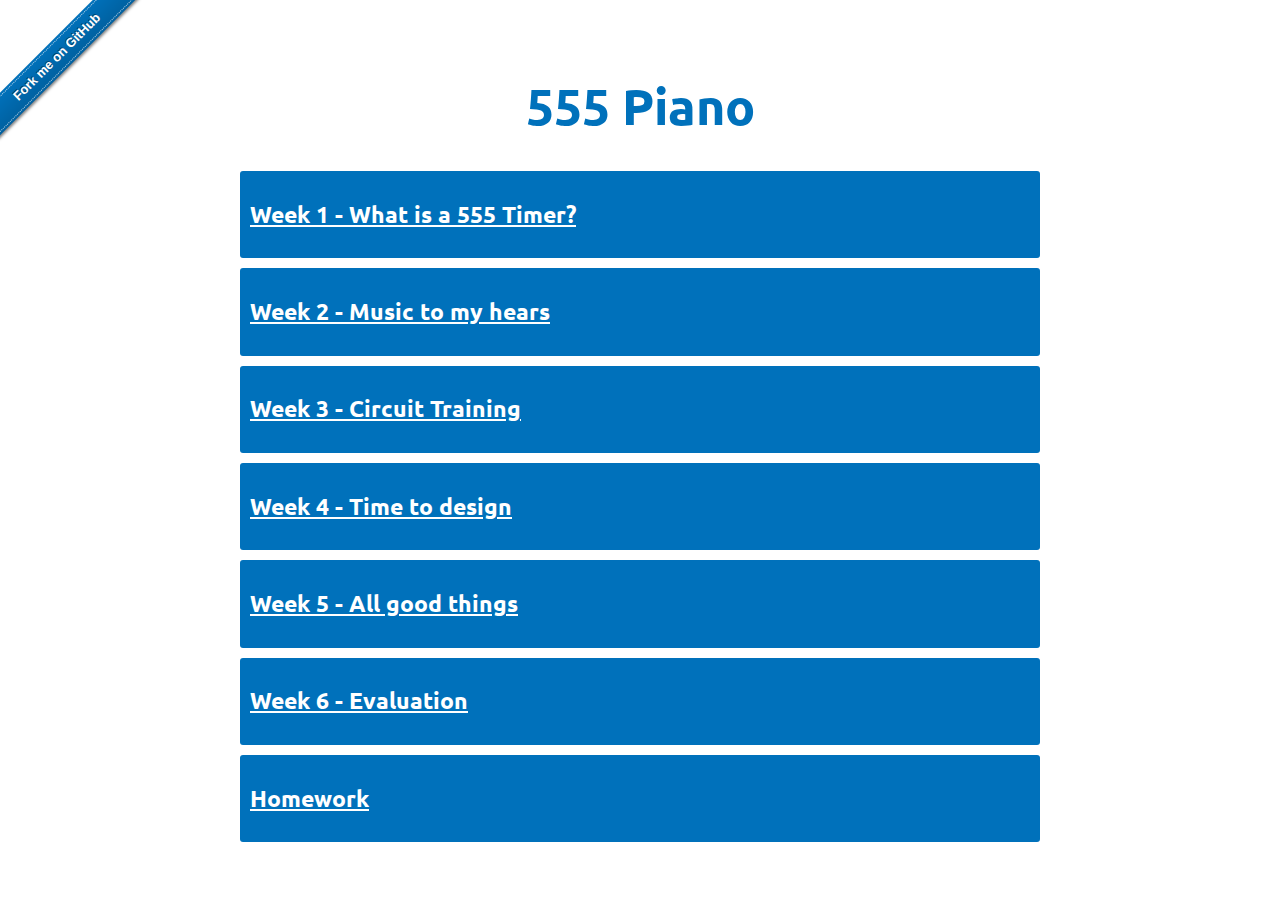
<file: index.html>
<?xml version="1.0" encoding="utf-8"?>
<!DOCTYPE html PUBLIC "-//W3C//DTD XHTML 1.0 Strict//EN"
"http://www.w3.org/TR/xhtml1/DTD/xhtml1-strict.dtd">
<html xmlns="http://www.w3.org/1999/xhtml" lang="en" xml:lang="en">
<head>
<title>555 Piano</title>
<meta  http-equiv="Content-Type" content="text/html;charset=utf-8" />
<meta  name="generator" content="Org-mode" />
<style type="text/css">
 <!--/*--><![CDATA[/*><!--*/
  .title  { text-align: center; }
  .todo   { font-family: monospace; color: red; }
  .done   { color: green; }
  .tag    { background-color: #eee; font-family: monospace;
            padding: 2px; font-size: 80%; font-weight: normal; }
  .timestamp { color: #bebebe; }
  .timestamp-kwd { color: #5f9ea0; }
  .right  { margin-left: auto; margin-right: 0px;  text-align: right; }
  .left   { margin-left: 0px;  margin-right: auto; text-align: left; }
  .center { margin-left: auto; margin-right: auto; text-align: center; }
  .underline { text-decoration: underline; }
  #postamble p, #preamble p { font-size: 90%; margin: .2em; }
  p.verse { margin-left: 3%; }
  pre {
    border: 1px solid #ccc;
    box-shadow: 3px 3px 3px #eee;
    padding: 8pt;
    font-family: monospace;
    overflow: auto;
    margin: 1.2em;
  }
  pre.src {
    position: relative;
    overflow: visible;
    padding-top: 1.2em;
  }
  pre.src:before {
    display: none;
    position: absolute;
    background-color: white;
    top: -10px;
    right: 10px;
    padding: 3px;
    border: 1px solid black;
  }
  pre.src:hover:before { display: inline;}
  pre.src-sh:before    { content: 'sh'; }
  pre.src-bash:before  { content: 'sh'; }
  pre.src-emacs-lisp:before { content: 'Emacs Lisp'; }
  pre.src-R:before     { content: 'R'; }
  pre.src-perl:before  { content: 'Perl'; }
  pre.src-java:before  { content: 'Java'; }
  pre.src-sql:before   { content: 'SQL'; }

  table { border-collapse:collapse; }
  caption.t-above { caption-side: top; }
  caption.t-bottom { caption-side: bottom; }
  td, th { vertical-align:top;  }
  th.right  { text-align: center;  }
  th.left   { text-align: center;   }
  th.center { text-align: center; }
  td.right  { text-align: right;  }
  td.left   { text-align: left;   }
  td.center { text-align: center; }
  dt { font-weight: bold; }
  .footpara:nth-child(2) { display: inline; }
  .footpara { display: block; }
  .footdef  { margin-bottom: 1em; }
  .figure { padding: 1em; }
  .figure p { text-align: center; }
  .inlinetask {
    padding: 10px;
    border: 2px solid gray;
    margin: 10px;
    background: #ffffcc;
  }
  #org-div-home-and-up
   { text-align: right; font-size: 70%; white-space: nowrap; }
  textarea { overflow-x: auto; }
  .linenr { font-size: smaller }
  .code-highlighted { background-color: #ffff00; }
  .org-info-js_info-navigation { border-style: none; }
  #org-info-js_console-label
    { font-size: 10px; font-weight: bold; white-space: nowrap; }
  .org-info-js_search-highlight
    { background-color: #ffff00; color: #000000; font-weight: bold; }
  /*]]>*/-->
</style>
<link rel="stylesheet" type="text/css" href="pages/css/styles.css"/>
<link href='http://fonts.googleapis.com/css?family=Ubuntu+Mono|Ubuntu' rel='stylesheet' type='text/css'>
<script type="text/javascript">
/*
@licstart  The following is the entire license notice for the
JavaScript code in this tag.

Copyright (C) 2012-2013 Free Software Foundation, Inc.

The JavaScript code in this tag is free software: you can
redistribute it and/or modify it under the terms of the GNU
General Public License (GNU GPL) as published by the Free Software
Foundation, either version 3 of the License, or (at your option)
any later version.  The code is distributed WITHOUT ANY WARRANTY;
without even the implied warranty of MERCHANTABILITY or FITNESS
FOR A PARTICULAR PURPOSE.  See the GNU GPL for more details.

As additional permission under GNU GPL version 3 section 7, you
may distribute non-source (e.g., minimized or compacted) forms of
that code without the copy of the GNU GPL normally required by
section 4, provided you include this license notice and a URL
through which recipients can access the Corresponding Source.


@licend  The above is the entire license notice
for the JavaScript code in this tag.
*/
<!--/*--><![CDATA[/*><!--*/
 function CodeHighlightOn(elem, id)
 {
   var target = document.getElementById(id);
   if(null != target) {
     elem.cacheClassElem = elem.className;
     elem.cacheClassTarget = target.className;
     target.className = "code-highlighted";
     elem.className   = "code-highlighted";
   }
 }
 function CodeHighlightOff(elem, id)
 {
   var target = document.getElementById(id);
   if(elem.cacheClassElem)
     elem.className = elem.cacheClassElem;
   if(elem.cacheClassTarget)
     target.className = elem.cacheClassTarget;
 }
/*]]>*///-->
</script>
</head>
<body>
<div id="content">
<h1 class="title">555 Piano</h1>
<div class="github-fork-ribbon-wrapper left">
    <div class="github-fork-ribbon">
        <a href="https://github.com/stsb11/8-SC-555">Fork me on GitHub</a>
    </div>
</div>
<div id="outline-container-sec-1" class="outline-2 link-heading">
<h2 id="sec-1"><a href="pages/1_Lesson.html">Week 1 - What is a 555 Timer?</a></h2>
<div class="outline-text-2" id="text-1">
</div>
</div>
<div id="outline-container-sec-2" class="outline-2 link-heading">
<h2 id="sec-2"><a href="pages/2_Lesson.html">Week 2 - Music to my hears</a></h2>
<div class="outline-text-2" id="text-2">
</div>
</div>
<div id="outline-container-sec-3" class="outline-2 link-heading">
<h2 id="sec-3"><a href="pages/3_Lesson.html">Week 3 - Circuit Training</a></h2>
<div class="outline-text-2" id="text-3">
</div>
</div>

<div id="outline-container-sec-4" class="outline-2 link-heading">
<h2 id="sec-4"><a href="pages/4_Lesson.html">Week 4 - Time to design</a></h2>
<div class="outline-text-2" id="text-4">
</div>
</div>

<div id="outline-container-sec-5" class="outline-2 link-heading">
<h2 id="sec-5"><a href="pages/5_Lesson.html">Week 5 - All good things</a></h2>
<div class="outline-text-2" id="text-5">
</div>
</div>
<div id="outline-container-sec-6" class="outline-2 link-heading">
<h2 id="sec-6"><a href="pages/evaluation.html">Week 6 - Evaluation</a></h2>
<div class="outline-text-2" id="text-6">
</div>
</div>
<div id="outline-container-sec-7" class="outline-2 link-heading">
<h2 id="sec-7"><a href="pages/homework.html">Homework</a></h2>
<div class="outline-text-2" id="text-7">
</div>
</div>
</div>
<div id="postamble" class="status">
<p class="validation"></p>
</div>
</body>
</html>
</file>
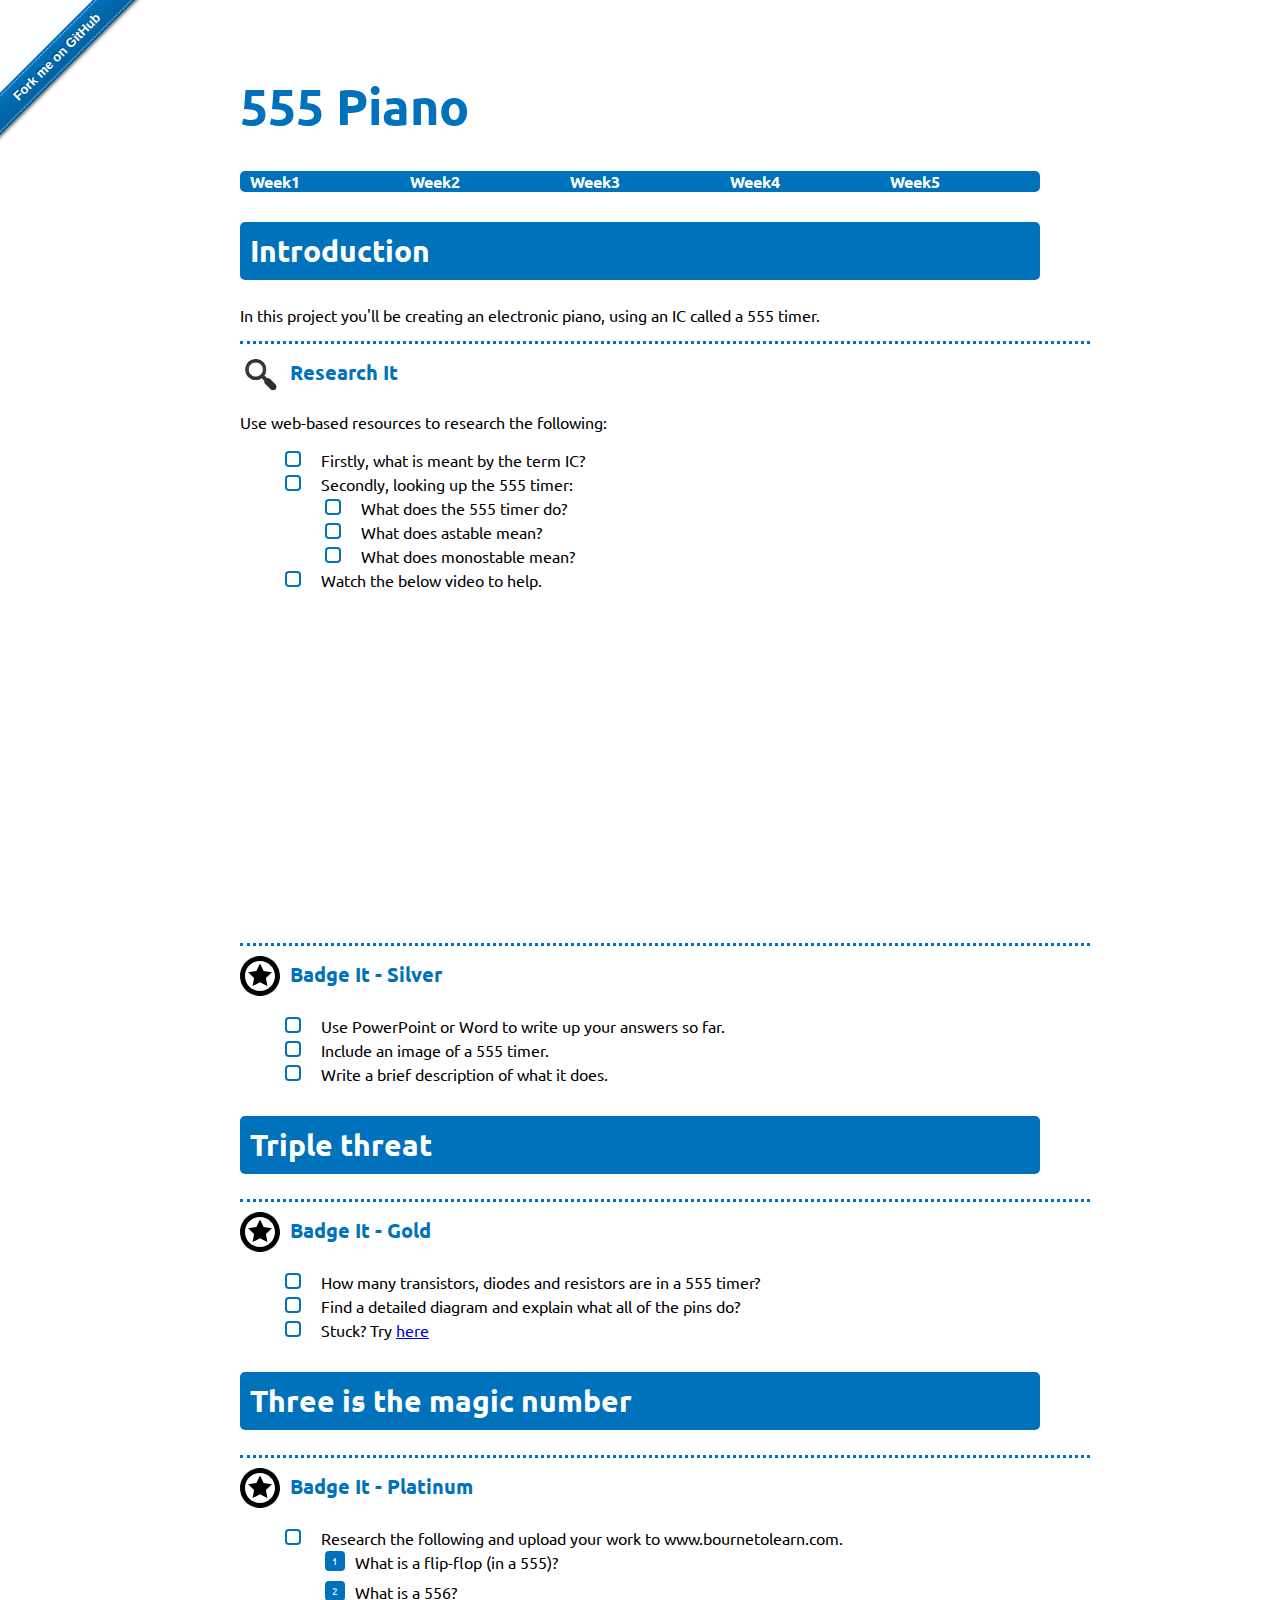
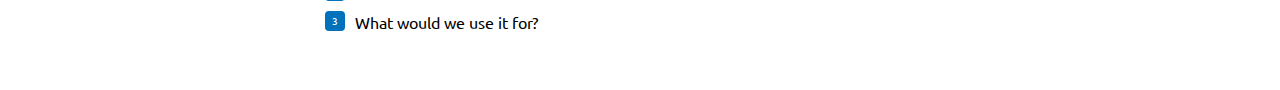
<file: pages/1_Lesson.html>
<?xml version="1.0" encoding="utf-8"?>
<!DOCTYPE html PUBLIC "-//W3C//DTD XHTML 1.0 Strict//EN"
"http://www.w3.org/TR/xhtml1/DTD/xhtml1-strict.dtd">
<html xmlns="http://www.w3.org/1999/xhtml" lang="en" xml:lang="en">
<head>
<title>555 Piano</title>
<meta  http-equiv="Content-Type" content="text/html;charset=utf-8" />
<meta  name="generator" content="Org-mode" />
<link rel="stylesheet" type="text/css" href="css/styles.css"/>
<link href='http://fonts.googleapis.com/css?family=Ubuntu+Mono|Ubuntu' rel='stylesheet' type='text/css'>
<script src="http://ajax.googleapis.com/ajax/libs/jquery/1.9.1/jquery.min.js" type="text/javascript"></script>
<script src="js/navbar.js" type="text/javascript"></script>
<script type="text/javascript">
/*
@licstart  The following is the entire license notice for the
JavaScript code in this tag.

Copyright (C) 2012-2013 Free Software Foundation, Inc.

The JavaScript code in this tag is free software: you can
redistribute it and/or modify it under the terms of the GNU
General Public License (GNU GPL) as published by the Free Software
Foundation, either version 3 of the License, or (at your option)
any later version.  The code is distributed WITHOUT ANY WARRANTY;
without even the implied warranty of MERCHANTABILITY or FITNESS
FOR A PARTICULAR PURPOSE.  See the GNU GPL for more details.

As additional permission under GNU GPL version 3 section 7, you
may distribute non-source (e.g., minimized or compacted) forms of
that code without the copy of the GNU GPL normally required by
section 4, provided you include this license notice and a URL
through which recipients can access the Corresponding Source.


@licend  The above is the entire license notice
for the JavaScript code in this tag.
*/
<!--/*--><![CDATA[/*><!--*/
 function CodeHighlightOn(elem, id)
 {
   var target = document.getElementById(id);
   if(null != target) {
     elem.cacheClassElem = elem.className;
     elem.cacheClassTarget = target.className;
     target.className = "code-highlighted";
     elem.className   = "code-highlighted";
   }
 }
 function CodeHighlightOff(elem, id)
 {
   var target = document.getElementById(id);
   if(elem.cacheClassElem)
     elem.className = elem.cacheClassElem;
   if(elem.cacheClassTarget)
     target.className = elem.cacheClassTarget;
 }
/*]]>*///-->
</script>
</head>
<body>
<div id="content">
<h1 class="title">555 Piano</h1>
  <div class="github-fork-ribbon-wrapper left">
    <div class="github-fork-ribbon">
      <a href="https://github.com/stcd11/9-SC-555">Fork me on GitHub</a>
    </div>
  </div>
<div id="stickyribbon">
    <ul>
      <li><a href="1_Lesson.html">Week1</a></li>
      <li><a href="2_Lesson.html">Week2</a></li>
      <li><a href="3_Lesson.html">Week3</a></li>
      <li><a href="4_Lesson.html">Week4</a></li>
      <li><a href="5_Lesson.html">Week5</a></li>
    </ul>
  </div>
<div id="outline-container-sec-1" class="outline-2 activity">
<h2 id="sec-1">Introduction</h2>
<div class="outline-text-2" id="text-1">
<p>
In this project you'll be creating an electronic piano, using an IC called a 555 timer.
</p>
</div>
<div id="outline-container-sec-1-1" class="outline-3 research">
<h3 id="sec-1-1">Research It</h3>
<div class="outline-text-3" id="text-1-1">
<p>
Use web-based resources to research the following:
</p>
<ul class="org-ul">
<li>Firstly, what is meant by the term IC?
</li>
<li>Secondly, looking up the 555 timer:
<ul class="org-ul">
<li>What does the 555 timer do?
</li>
<li>What does astable mean?
</li>
<li>What does monostable mean?
</li>
</ul>
</li>

<li>Watch the below video to help.
</li>
</ul>
<iframe width="560" height="315" src="https://www.youtube.com/embed/gWeqHy8LKTY" frameborder="0" allowfullscreen></iframe>
</div>
</div>
<div id="outline-container-sec-1-2" class="outline-3 badge">
<h3 id="sec-1-2">Badge It - Silver</h3>
<div class="outline-text-3" id="text-1-2">
<ul class="org-ul">
<li>Use PowerPoint or Word to write up your answers so far.
</li>
<li>Include an image of a 555 timer.
</li>
<li>Write a brief description of what it does.
</li>
</ul>
</div>
</div>
</div>

<div id="outline-container-sec-2" class="outline-2 activity">
<h2 id="sec-2">Triple threat</h2>
<div class="outline-text-2" id="text-2">
</div>
<div id="outline-container-sec-2-1" class="outline-3 badge">
<h3 id="sec-2-1">Badge It - Gold</h3>
<div class="outline-text-3" id="text-2-1">
<ul class="org-ul">
<li>How many transistors, diodes and resistors are in a 555 timer? 
</li>
<li>Find a detailed diagram and explain what all of the pins do?
</li>
<li>Stuck? Try <a href="http://www.electronics-tutorials.ws/waveforms/555_timer.html">here</a>
</li>
</ul>
</div>
</div>
</div>
<div id="outline-container-sec-3" class="outline-2 activity">
<h2 id="sec-3">Three is the magic number</h2>
<div class="outline-text-2" id="text-3">
</div>
<div id="outline-container-sec-3-1" class="outline-3 badge">
<h3 id="sec-3-1">Badge It - Platinum</h3>
<div class="outline-text-3" id="text-3-1">
<ul class="org-ul">
<li>Research the following and upload your work to www.bournetolearn.com.
<ol class="org-ol">
<li>What is a flip-flop (in a 555)?
</li>
<li>What is a 556? 
</li>
<li>What would we use it for? 
</li>
</ol>
</li>
</ul>
</div>
</div>
</div>
</div>
<div id="postamble" class="status">
<p class="validation"></p>
</div>
</body>
</html>
</file>
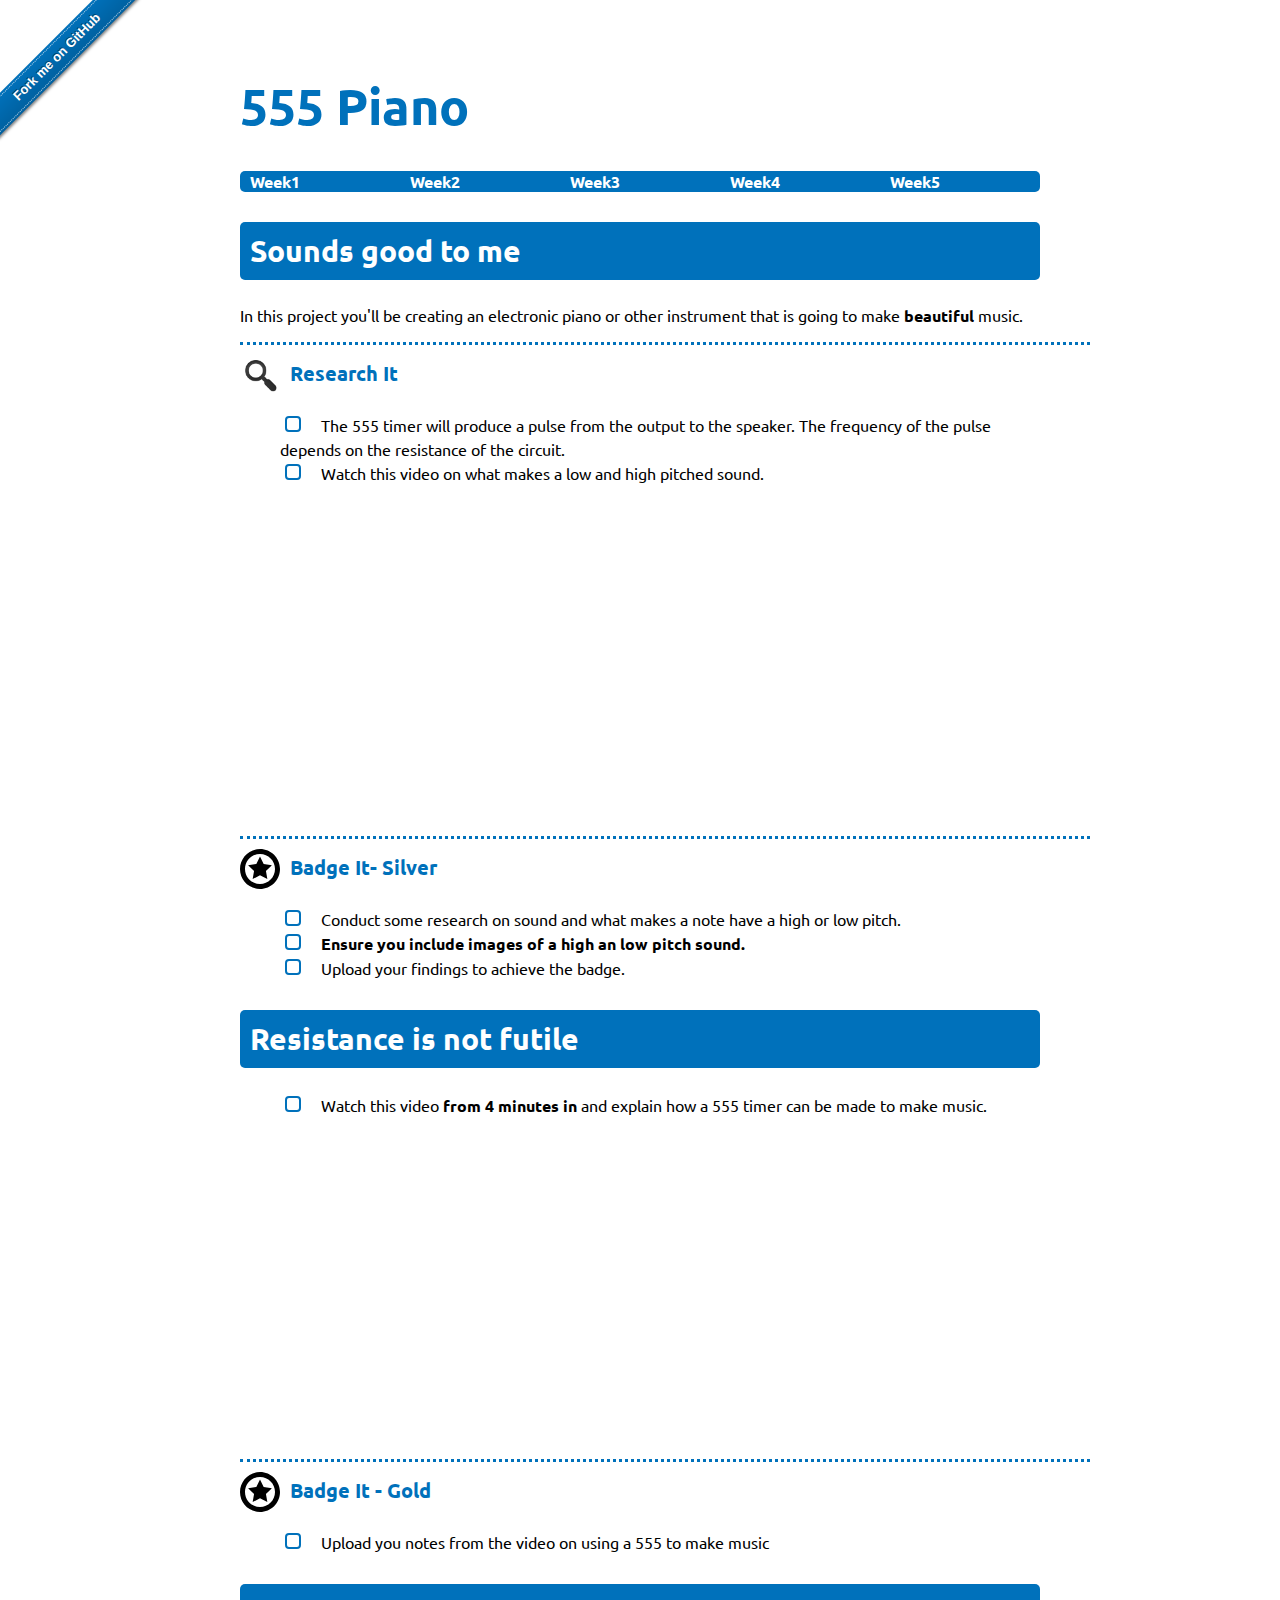
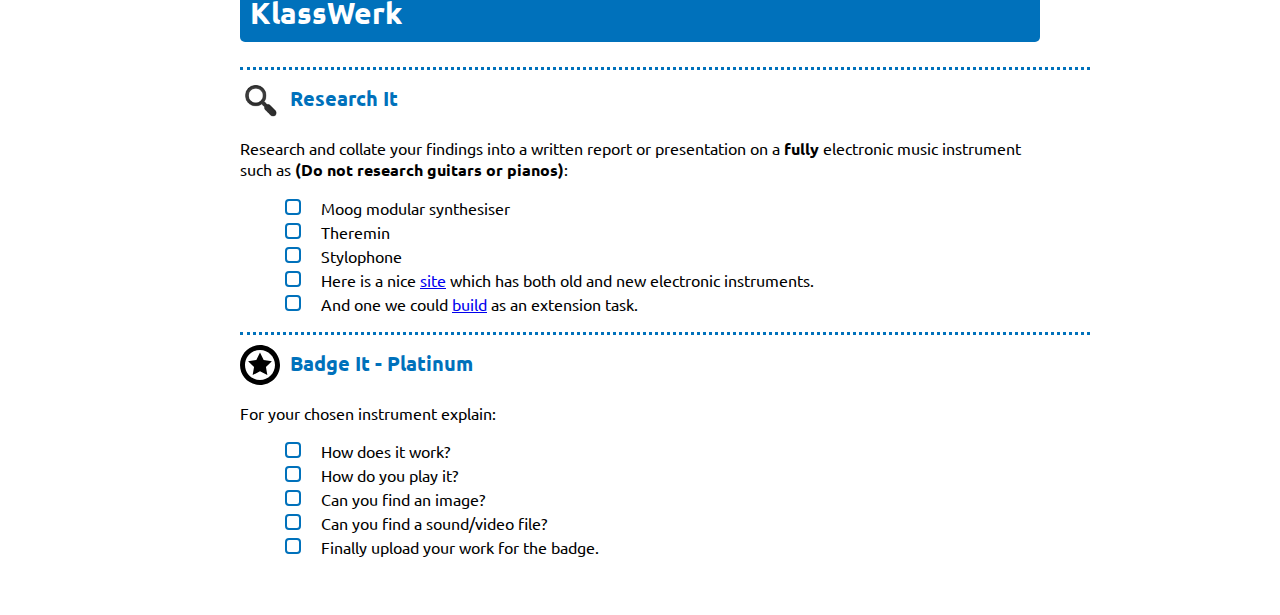
<file: pages/2_Lesson.html>
<?xml version="1.0" encoding="utf-8"?>
<!DOCTYPE html PUBLIC "-//W3C//DTD XHTML 1.0 Strict//EN"
"http://www.w3.org/TR/xhtml1/DTD/xhtml1-strict.dtd">
<html xmlns="http://www.w3.org/1999/xhtml" lang="en" xml:lang="en">
<head>
<title>555 Piano</title>
<meta  http-equiv="Content-Type" content="text/html;charset=utf-8" />
<meta  name="generator" content="Org-mode" />
<link rel="stylesheet" type="text/css" href="css/styles.css"/>
<link href='http://fonts.googleapis.com/css?family=Ubuntu+Mono|Ubuntu' rel='stylesheet' type='text/css'>
<script src="http://ajax.googleapis.com/ajax/libs/jquery/1.9.1/jquery.min.js" type="text/javascript"></script>
<script src="js/navbar.js" type="text/javascript"></script>
<script type="text/javascript">
/*
@licstart  The following is the entire license notice for the
JavaScript code in this tag.

Copyright (C) 2012-2013 Free Software Foundation, Inc.

The JavaScript code in this tag is free software: you can
redistribute it and/or modify it under the terms of the GNU
General Public License (GNU GPL) as published by the Free Software
Foundation, either version 3 of the License, or (at your option)
any later version.  The code is distributed WITHOUT ANY WARRANTY;
without even the implied warranty of MERCHANTABILITY or FITNESS
FOR A PARTICULAR PURPOSE.  See the GNU GPL for more details.

As additional permission under GNU GPL version 3 section 7, you
may distribute non-source (e.g., minimized or compacted) forms of
that code without the copy of the GNU GPL normally required by
section 4, provided you include this license notice and a URL
through which recipients can access the Corresponding Source.


@licend  The above is the entire license notice
for the JavaScript code in this tag.
*/
<!--/*--><![CDATA[/*><!--*/
 function CodeHighlightOn(elem, id)
 {
   var target = document.getElementById(id);
   if(null != target) {
     elem.cacheClassElem = elem.className;
     elem.cacheClassTarget = target.className;
     target.className = "code-highlighted";
     elem.className   = "code-highlighted";
   }
 }
 function CodeHighlightOff(elem, id)
 {
   var target = document.getElementById(id);
   if(elem.cacheClassElem)
     elem.className = elem.cacheClassElem;
   if(elem.cacheClassTarget)
     target.className = elem.cacheClassTarget;
 }
/*]]>*///-->
</script>
</head>
<body>
<div id="content">
<h1 class="title">555 Piano</h1>
  <div class="github-fork-ribbon-wrapper left">
    <div class="github-fork-ribbon">
      <a href="https://github.com/stcd11/9-SC-555">Fork me on GitHub</a>
    </div>
  </div>
<div id="stickyribbon">
    <ul>
      <li><a href="1_Lesson.html">Week1</a></li>
      <li><a href="2_Lesson.html">Week2</a></li>
      <li><a href="3_Lesson.html">Week3</a></li>
      <li><a href="4_Lesson.html">Week4</a></li>
      <li><a href="5_Lesson.html">Week5</a></li>
    </ul>
  </div>
<div id="outline-container-sec-1" class="outline-2 activity">
<h2 id="sec-1">Sounds good to me</h2>
<div class="outline-text-2" id="text-1">
<p>
In this project you'll be creating an electronic piano or other instrument that is going to make <b>beautiful</b> music.
</p>
</div>
<div id="outline-container-sec-1-1" class="outline-3 research">
<h3 id="sec-1-1">Research It</h3>
<div class="outline-text-3" id="text-1-1">
<ul class="org-ul">
<li>The 555 timer will produce a pulse from the output to the speaker. The frequency of the pulse depends on the resistance of the circuit.
</li>
<li>Watch this video on what makes a low and high pitched sound.
</li>
</ul>
<iframe width="560" height="315" src="https://www.youtube.com/embed/jveKIYyafaQ" frameborder="0" allowfullscreen></iframe>
</div>
</div>
<div id="outline-container-sec-1-2" class="outline-3 badge">
<h3 id="sec-1-2">Badge It- Silver</h3>
<div class="outline-text-3" id="text-1-2">
<ul class="org-ul">
<li>Conduct some research on sound and what makes a note have a high or low pitch.
</li>
<li><b>Ensure you include images of a high an low pitch sound.</b>
</li>
<li>Upload your findings to achieve the badge.
</li>
</ul>
</div>
</div>
</div>
<div id="outline-container-sec-2" class="outline-2 activity">
<h2 id="sec-2">Resistance is not futile</h2>
<div class="outline-text-2" id="text-2">
<ul class="org-ul">
<li>Watch this video <b>from 4 minutes in</b> and explain how a 555 timer can be made to make music.
<iframe width="560" height="315" src="https://www.youtube.com/embed/rTmlR8B-u5c?t=4m34s" frameborder="0" allowfullscreen></iframe>
</li>
</ul>
</div>
<div id="outline-container-sec-2-1" class="outline-3 badge">
<h3 id="sec-2-1">Badge It - Gold</h3>
<div class="outline-text-3" id="text-2-1">
<ul class="org-ul">
<li>Upload you notes from the video on using a 555 to make music
</li>
</ul>
</div>
</div>
</div>
<div id="outline-container-sec-3" class="outline-2 activity">
<h2 id="sec-3">KlassWerk</h2>
<div class="outline-text-2" id="text-3">
</div>
<div id="outline-container-sec-3-1" class="outline-3 research">
<h3 id="sec-3-1">Research It</h3>
<div class="outline-text-3" id="text-3-1">
<p>
Research and collate your findings into a written report or presentation on a <b>fully</b> electronic music instrument such as <b>(Do not research guitars or pianos)</b>:
</p>

<ul class="org-ul">
<li>Moog modular synthesiser
</li>
<li>Theremin
</li>
<li>Stylophone
</li>

<li>Here is a nice <a href="http://makezine.com/2015/08/26/six-electronic-instruments-power-eardrums/">site</a> which has both old and new electronic instruments.
</li>
<li>And one we could <a href="http://www.instructables.com/id/Light-Theremin/?ALLSTEPS">build</a> as an extension task.
</li>
</ul>
</div>
</div>
<div id="outline-container-sec-3-2" class="outline-3 badge">
<h3 id="sec-3-2">Badge It - Platinum</h3>
<div class="outline-text-3" id="text-3-2">
<p>
For your chosen instrument explain:
</p>

<ul class="org-ul">
<li>How does it work?
</li>
<li>How do you play it?
</li>
<li>Can you find an image?
</li>
<li>Can you find a sound/video file?
</li>

<li>Finally upload your work for the badge.
</li>
</ul>
</div>
</div>
</div>
</div>
<div id="postamble" class="status">
<p class="validation"></p>
</div>
</body>
</html>
</file>
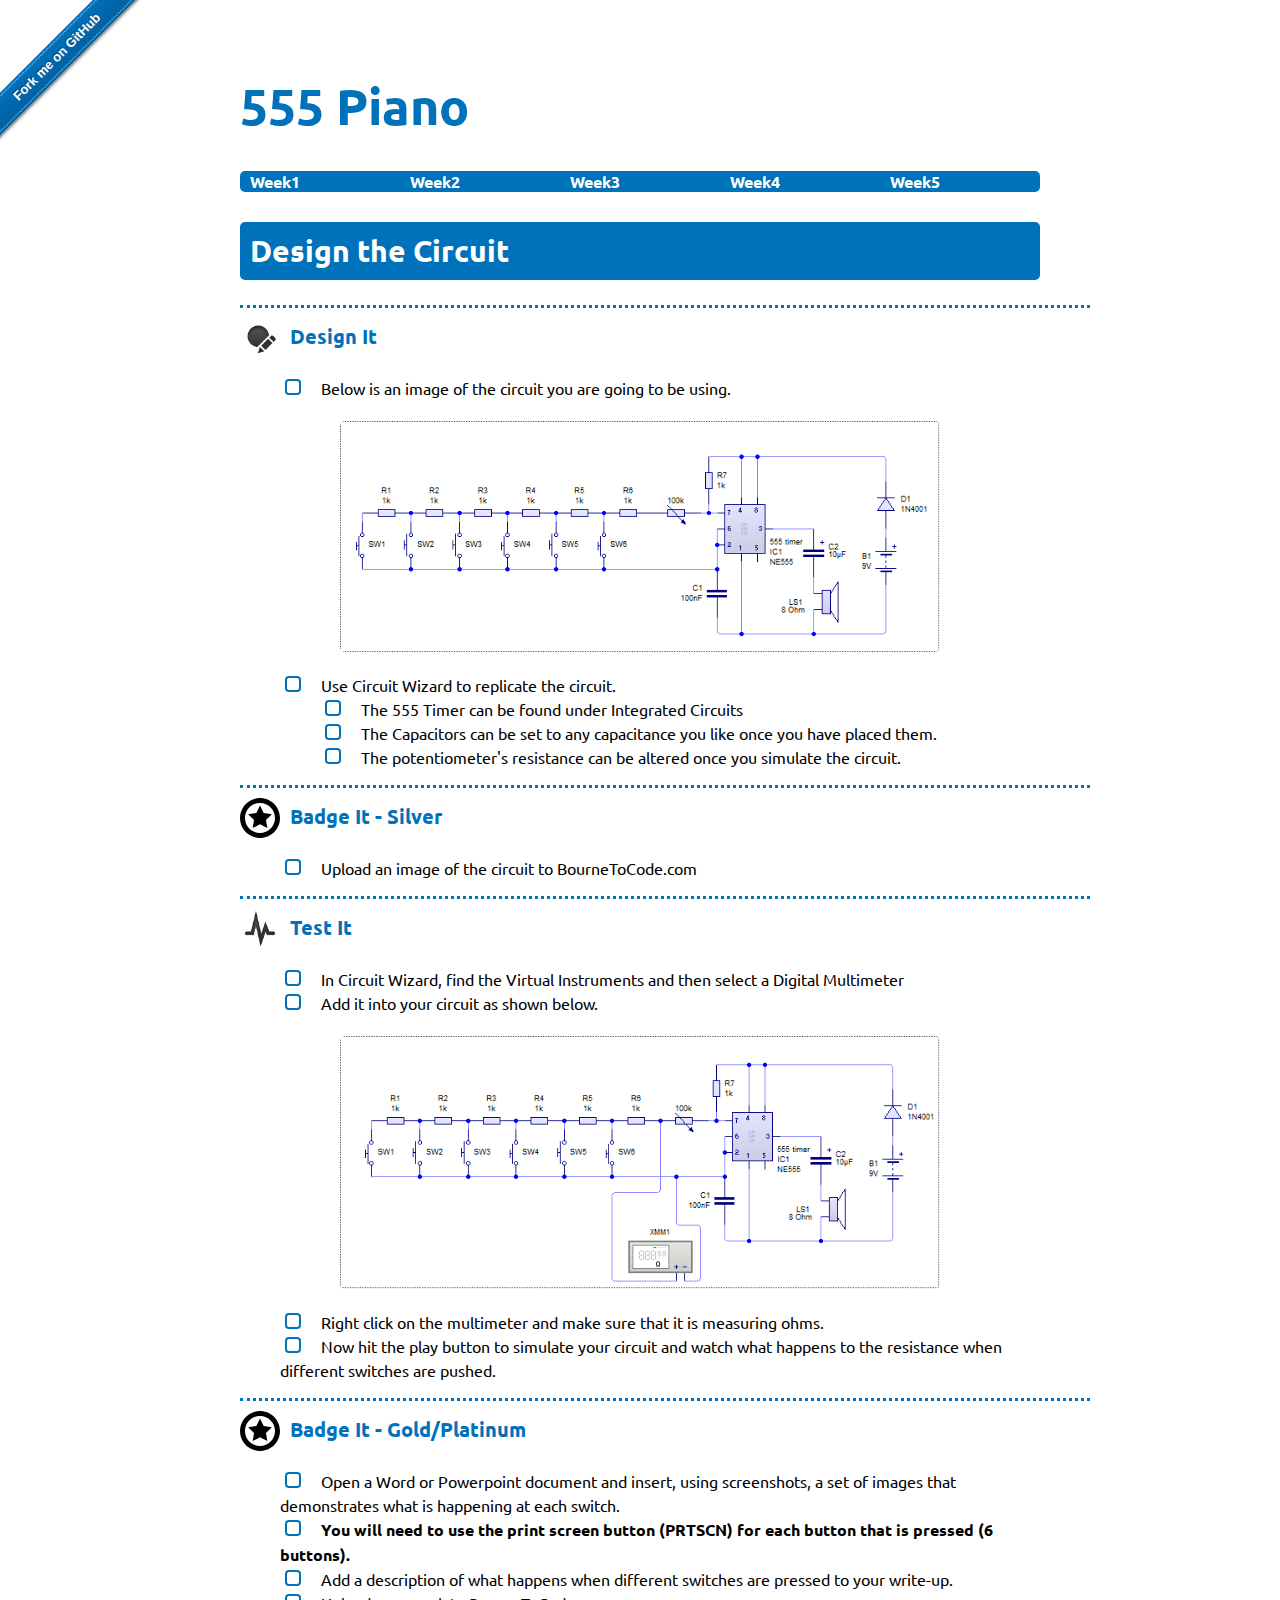
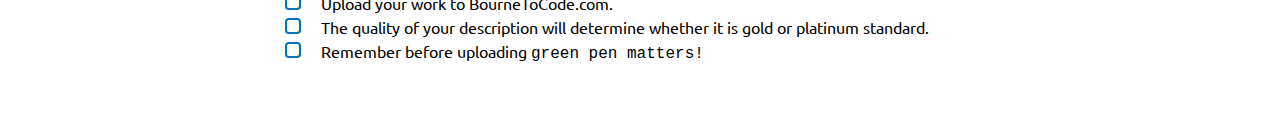
<file: pages/3_Lesson.html>
<?xml version="1.0" encoding="utf-8"?>
<!DOCTYPE html PUBLIC "-//W3C//DTD XHTML 1.0 Strict//EN"
"http://www.w3.org/TR/xhtml1/DTD/xhtml1-strict.dtd">
<html xmlns="http://www.w3.org/1999/xhtml" lang="en" xml:lang="en">
<head>
<title>555 Piano</title>
<meta  http-equiv="Content-Type" content="text/html;charset=utf-8" />
<meta  name="generator" content="Org-mode" />
<link rel="stylesheet" type="text/css" href="css/styles.css"/>
<link href='http://fonts.googleapis.com/css?family=Ubuntu+Mono|Ubuntu' rel='stylesheet' type='text/css'>
<script src="http://ajax.googleapis.com/ajax/libs/jquery/1.9.1/jquery.min.js" type="text/javascript"></script>
<script src="js/navbar.js" type="text/javascript"></script>
<script type="text/javascript">
/*
@licstart  The following is the entire license notice for the
JavaScript code in this tag.

Copyright (C) 2012-2013 Free Software Foundation, Inc.

The JavaScript code in this tag is free software: you can
redistribute it and/or modify it under the terms of the GNU
General Public License (GNU GPL) as published by the Free Software
Foundation, either version 3 of the License, or (at your option)
any later version.  The code is distributed WITHOUT ANY WARRANTY;
without even the implied warranty of MERCHANTABILITY or FITNESS
FOR A PARTICULAR PURPOSE.  See the GNU GPL for more details.

As additional permission under GNU GPL version 3 section 7, you
may distribute non-source (e.g., minimized or compacted) forms of
that code without the copy of the GNU GPL normally required by
section 4, provided you include this license notice and a URL
through which recipients can access the Corresponding Source.


@licend  The above is the entire license notice
for the JavaScript code in this tag.
*/
<!--/*--><![CDATA[/*><!--*/
 function CodeHighlightOn(elem, id)
 {
   var target = document.getElementById(id);
   if(null != target) {
     elem.cacheClassElem = elem.className;
     elem.cacheClassTarget = target.className;
     target.className = "code-highlighted";
     elem.className   = "code-highlighted";
   }
 }
 function CodeHighlightOff(elem, id)
 {
   var target = document.getElementById(id);
   if(elem.cacheClassElem)
     elem.className = elem.cacheClassElem;
   if(elem.cacheClassTarget)
     target.className = elem.cacheClassTarget;
 }
/*]]>*///-->
</script>
</head>
<body>
<div id="content">
<h1 class="title">555 Piano</h1>
  <div class="github-fork-ribbon-wrapper left">
    <div class="github-fork-ribbon">
      <a href="https://github.com/stcd11/9-SC-555">Fork me on GitHub</a>
    </div>
  </div>
<div id="stickyribbon">
    <ul>
      <li><a href="1_Lesson.html">Week1</a></li>
      <li><a href="2_Lesson.html">Week2</a></li>
      <li><a href="3_Lesson.html">Week3</a></li>
      <li><a href="4_Lesson.html">Week4</a></li>
      <li><a href="5_Lesson.html">Week5</a></li>
    </ul>
  </div>
<div id="outline-container-sec-1" class="outline-2 activity">
<h2 id="sec-1">Design the Circuit</h2>
<div class="outline-text-2" id="text-1">
</div>
<div id="outline-container-sec-1-1" class="outline-3 design">
<h3 id="sec-1-1">Design It</h3>
<div class="outline-text-3" id="text-1-1">
<ul class="org-ul">
<li>Below is an image of the circuit you are going to be using.
</li>
</ul>

<div class="figure">
<p><img src="img/3_lesson/circuit.png" alt="circuit.png" />
</p>
</div>
<ul class="org-ul">
<li>Use Circuit Wizard to replicate the circuit.
<ul class="org-ul">
<li>The 555 Timer can be found under Integrated Circuits
</li>
<li>The Capacitors can be set to any capacitance you like once you have placed them.
</li>
<li>The potentiometer's resistance can be altered once you simulate the circuit.
</li>
</ul>
</li>
</ul>
</div>
</div>
<div id="outline-container-sec-1-2" class="outline-3 badge">
<h3 id="sec-1-2">Badge It - Silver</h3>
<div class="outline-text-3" id="text-1-2">
<ul class="org-ul">
<li>Upload an image of the circuit to BourneToCode.com
</li>
</ul>
</div>
</div>
<div id="outline-container-sec-1-3" class="outline-3 test">
<h3 id="sec-1-3">Test It</h3>
<div class="outline-text-3" id="text-1-3">
<ul class="org-ul">
<li>In Circuit Wizard, find the Virtual Instruments and then select a Digital Multimeter
</li>
<li>Add it into your circuit as shown below.
</li>
</ul>

<div class="figure">
<p><img src="img/3_lesson/multimeter.png" alt="multimeter.png" />
</p>
</div>
<ul class="org-ul">
<li>Right click on the multimeter and make sure that it is measuring <span class="underline">ohms</span>.
</li>
<li>Now hit the play button to simulate your circuit and watch what happens to the resistance when different switches are pushed.
</li>
</ul>
</div>
</div>
<div id="outline-container-sec-1-4" class="outline-3 badge">
<h3 id="sec-1-4">Badge It - Gold/Platinum</h3>
<div class="outline-text-3" id="text-1-4">
<ul class="org-ul">
<li>Open a Word or Powerpoint document and insert, using screenshots, a set of images that demonstrates what is happening at each switch.
</li>
<li><b>You will need to use the print screen button (PRTSCN) for each button that is pressed (6 buttons).</b> 
</li>
<li>Add a description of what happens when different switches are pressed to your write-up.
</li>
<li>Upload your work to BourneToCode.com.
</li>
<li>The quality of your description will determine whether it is gold or platinum standard.
</li>
<li>Remember before uploading <code>green pen matters!</code> 
</li>
</ul>
</div>
</div>
</div>
</div>
<div id="postamble" class="status">
<p class="validation"></p>
</div>
</body>
</html>
</file>
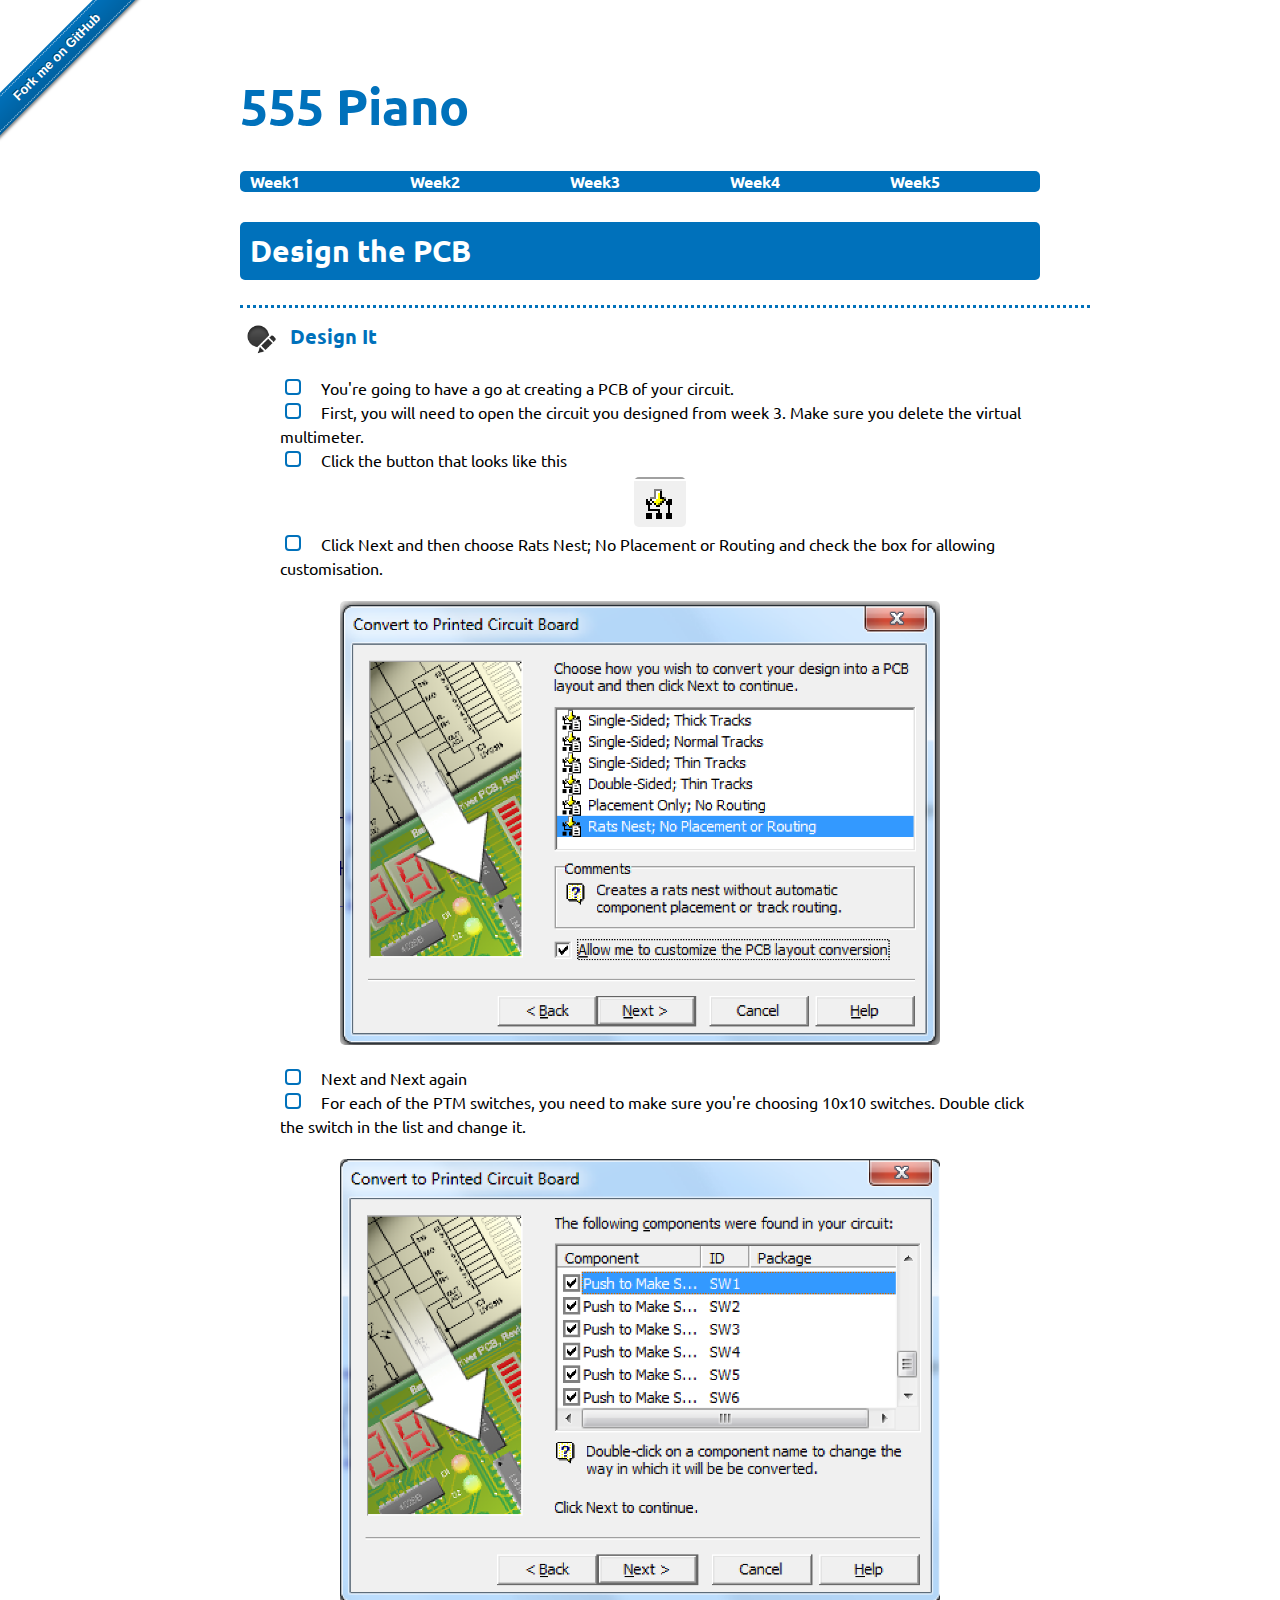
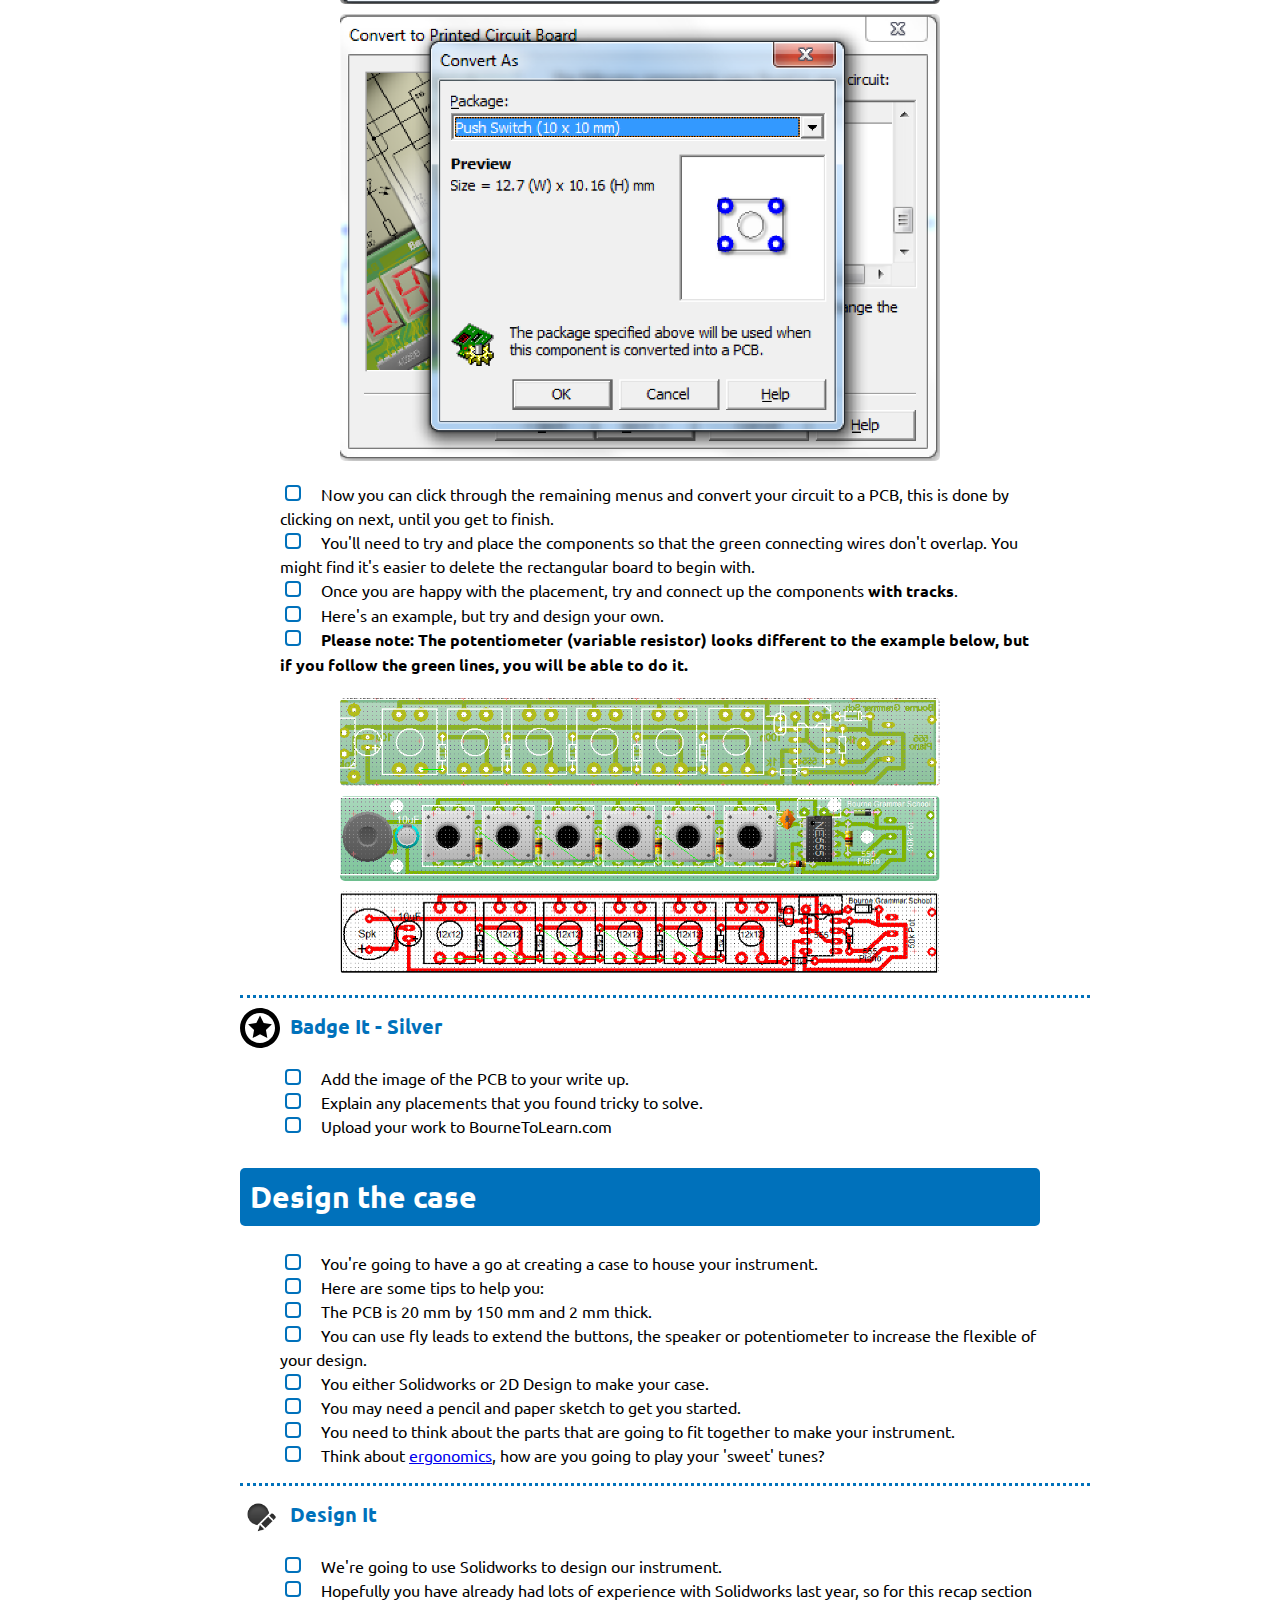
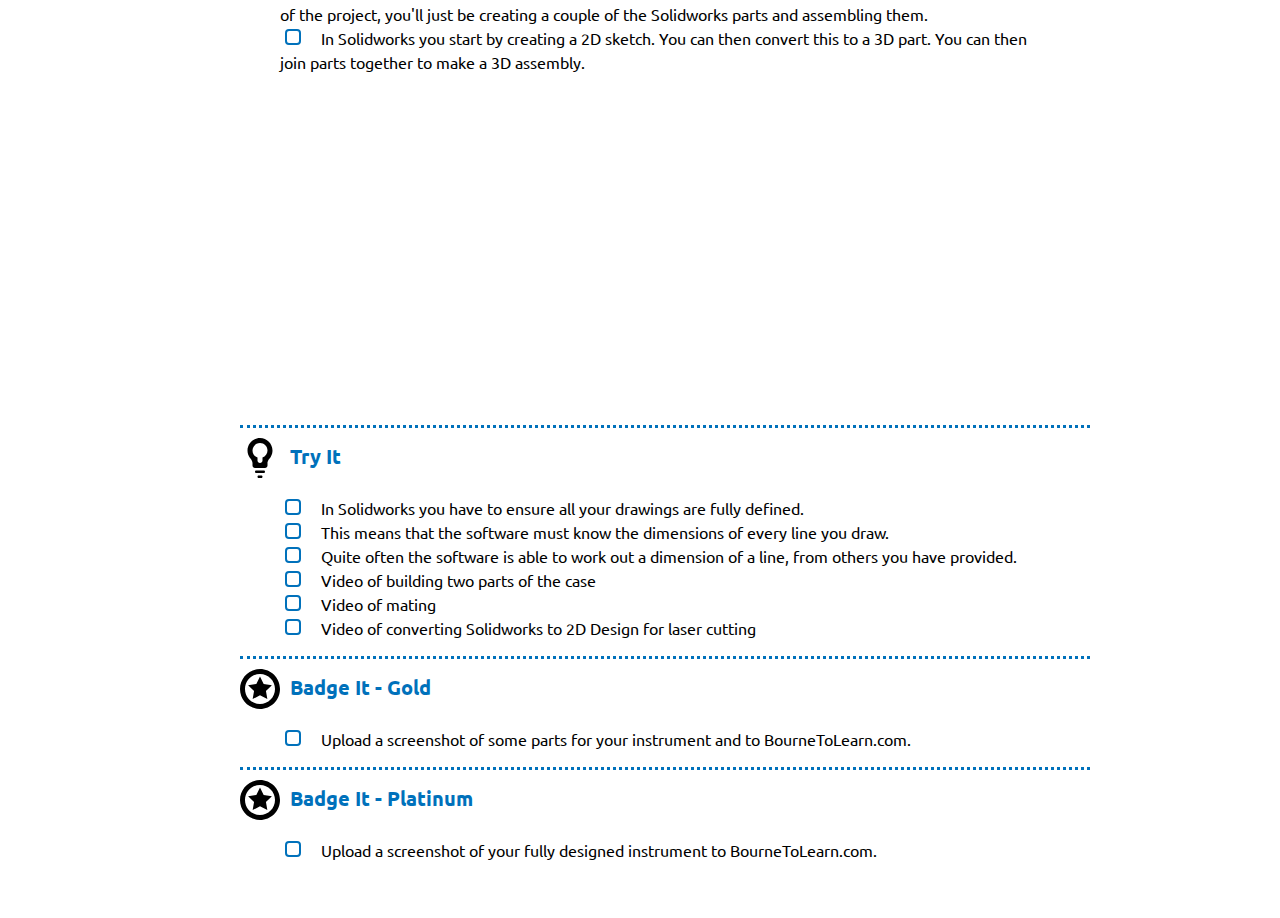
<file: pages/4_Lesson.html>
<?xml version="1.0" encoding="utf-8"?>
<!DOCTYPE html PUBLIC "-//W3C//DTD XHTML 1.0 Strict//EN"
"http://www.w3.org/TR/xhtml1/DTD/xhtml1-strict.dtd">
<html xmlns="http://www.w3.org/1999/xhtml" lang="en" xml:lang="en">
<head>
<title>555 Piano</title>
<meta  http-equiv="Content-Type" content="text/html;charset=utf-8" />
<meta  name="generator" content="Org-mode" />
<link rel="stylesheet" type="text/css" href="css/styles.css"/>
<link href='http://fonts.googleapis.com/css?family=Ubuntu+Mono|Ubuntu' rel='stylesheet' type='text/css'>
<script src="http://ajax.googleapis.com/ajax/libs/jquery/1.9.1/jquery.min.js" type="text/javascript"></script>
<script src="js/navbar.js" type="text/javascript"></script>
<script type="text/javascript">
/*
@licstart  The following is the entire license notice for the
JavaScript code in this tag.

Copyright (C) 2012-2013 Free Software Foundation, Inc.

The JavaScript code in this tag is free software: you can
redistribute it and/or modify it under the terms of the GNU
General Public License (GNU GPL) as published by the Free Software
Foundation, either version 3 of the License, or (at your option)
any later version.  The code is distributed WITHOUT ANY WARRANTY;
without even the implied warranty of MERCHANTABILITY or FITNESS
FOR A PARTICULAR PURPOSE.  See the GNU GPL for more details.

As additional permission under GNU GPL version 3 section 7, you
may distribute non-source (e.g., minimized or compacted) forms of
that code without the copy of the GNU GPL normally required by
section 4, provided you include this license notice and a URL
through which recipients can access the Corresponding Source.


@licend  The above is the entire license notice
for the JavaScript code in this tag.
*/
<!--/*--><![CDATA[/*><!--*/
 function CodeHighlightOn(elem, id)
 {
   var target = document.getElementById(id);
   if(null != target) {
     elem.cacheClassElem = elem.className;
     elem.cacheClassTarget = target.className;
     target.className = "code-highlighted";
     elem.className   = "code-highlighted";
   }
 }
 function CodeHighlightOff(elem, id)
 {
   var target = document.getElementById(id);
   if(elem.cacheClassElem)
     elem.className = elem.cacheClassElem;
   if(elem.cacheClassTarget)
     target.className = elem.cacheClassTarget;
 }
/*]]>*///-->
</script>
</head>
<body>
<div id="content">
<h1 class="title">555 Piano</h1>
  <div class="github-fork-ribbon-wrapper left">
    <div class="github-fork-ribbon">
      <a href="https://github.com/stcd11/9-SC-555">Fork me on GitHub</a>
    </div>
  </div>
<div id="stickyribbon">
    <ul>
      <li><a href="1_Lesson.html">Week1</a></li>
      <li><a href="2_Lesson.html">Week2</a></li>
      <li><a href="3_Lesson.html">Week3</a></li>
      <li><a href="4_Lesson.html">Week4</a></li>
      <li><a href="5_Lesson.html">Week5</a></li>
    </ul>
  </div>
<div id="outline-container-sec-1" class="outline-2 activity">
<h2 id="sec-1">Design the PCB</h2>
<div class="outline-text-2" id="text-1">
</div>
<div id="outline-container-sec-1-1" class="outline-3 design">
<h3 id="sec-1-1">Design It</h3>
<div class="outline-text-3" id="text-1-1">
<ul class="org-ul">
<li>You're going to have a go at creating a PCB of your circuit.
</li>
<li>First, you will need to open the circuit you designed from week 3. Make sure you delete the virtual multimeter.
</li>
<li>Click the button that looks like this <img src="img/1_lesson/button.png" alt="button.png" />
</li>
<li>Click Next and then choose <span class="underline">Rats Nest; No Placement or Routing</span> and check the box for allowing customisation.
</li>
</ul>

<div class="figure">
<p><img src="img/1_lesson/rats.png" alt="rats.png" />
</p>
</div>
<ul class="org-ul">
<li>Next and Next again
</li>
<li>For each of the PTM switches, you need to make sure you're choosing 10x10 switches. Double click the switch in the list and change it.
</li>
</ul>
<p>
<img src="img/1_lesson/PTM.png" alt="PTM.png" />
<img src="img/1_lesson/10x10.png" alt="10x10.png" />
</p>
<ul class="org-ul">
<li>Now you can click through the remaining menus and convert your circuit to a PCB, this is done by clicking on next, until you get to finish.
</li>
<li>You'll need to try and place the components so that the green connecting wires don't overlap. You might find it's easier to delete the rectangular board to begin with.
</li>
<li>Once you are happy with the placement, try and connect up the components <b>with tracks</b>.
</li>
<li>Here's an example, but try and design your own.
</li>
<li><b>Please note: The potentiometer (variable resistor) looks different to the example below, but if you follow the green lines, you will be able to do it.</b>
</li>
</ul>
<p>
<img src="img/1_lesson/PCB.png" alt="PCB.png" />
<img src="./img/Real_world_PCB.jpg" alt="Real_world_PCB.jpg" />
<img src="./img/Normal_PCB.jpg" alt="Normal_PCB.jpg" />
</p>
</div>
</div>
<div id="outline-container-sec-1-2" class="outline-3 badge">
<h3 id="sec-1-2">Badge It - Silver</h3>
<div class="outline-text-3" id="text-1-2">
<ul class="org-ul">
<li>Add the image of the PCB to your write up.
</li>
<li>Explain any placements that you found tricky to solve.
</li>
<li>Upload your work to BourneToLearn.com
</li>
</ul>
</div>
</div>
</div>
<div id="outline-container-sec-2" class="outline-2 activity">
<h2 id="sec-2">Design the case</h2>
<div class="outline-text-2" id="text-2">
<ul class="org-ul">
<li>You're going to have a go at creating a case to house your instrument.
</li>
<li>Here are some tips to help you:
</li>
<li>The PCB is 20 mm by 150 mm and 2 mm thick.
</li>
<li>You can use fly leads to extend the buttons, the speaker or potentiometer to increase the flexible of your design.
</li>
<li>You either Solidworks or 2D Design to make your case.
</li>
<li>You may need a pencil and paper sketch to get you started.
</li>
<li>You need to think about the parts that are going to fit together to make your instrument.
</li>
<li>Think about <a href="http://www.nime.org/proceedings/2003/nime2003_077.pdf">ergonomics</a>, how are you going to play your 'sweet' tunes?
</li>
</ul>
</div>
<div id="outline-container-sec-2-1" class="outline-3 design">
<h3 id="sec-2-1">Design It</h3>
<div class="outline-text-3" id="text-2-1">
<ul class="org-ul">
<li>We're going to use Solidworks to design our instrument.
</li>
<li>Hopefully you have already had lots of experience with Solidworks last year, so for this recap section of the project, you'll just be creating a couple of the Solidworks parts and assembling them.
</li>
<li>In Solidworks you start by creating a 2D sketch. You can then convert this to a 3D part. You can then join parts together to make a 3D assembly.
</li>
</ul>
<iframe width="560" height="315" src="https://www.youtube.com/embed/7InRWmtS4LY" frameborder="0" allow="accelerometer; autoplay; encrypted-media; gyroscope; picture-in-picture" allowfullscreen></iframe>
</div>
</div>
<div id="outline-container-sec-2-2" class="outline-3 try">
<h3 id="sec-2-2">Try It</h3>
<div class="outline-text-3" id="text-2-2">
<ul class="org-ul">
<li>In Solidworks you have to ensure all your drawings are fully defined.
</li>
<li>This means that the software must know the dimensions of every line you draw.
</li>
<li>Quite often the software is able to work out a dimension of a line, from others you have provided.
</li>
<li>Video of building two parts of the case
</li>
<li>Video of mating
</li>
<li>Video of converting Solidworks to 2D Design for laser cutting
</li>
</ul>
</div>
</div>
<div id="outline-container-sec-2-3" class="outline-3 badge">
<h3 id="sec-2-3">Badge It - Gold</h3>
<div class="outline-text-3" id="text-2-3">
<ul class="org-ul">
<li>Upload a screenshot of some parts for your instrument and to BourneToLearn.com.
</li>
</ul>
</div>
</div>
<div id="outline-container-sec-2-4" class="outline-3 badge">
<h3 id="sec-2-4">Badge It - Platinum</h3>
<div class="outline-text-3" id="text-2-4">
<ul class="org-ul">
<li>Upload a screenshot of your fully designed instrument to BourneToLearn.com.
</li>
</ul>
</div>
</div>
</div>
</div>
<div id="postamble" class="status">
<p class="validation"></p>
</div>
</body>
</html>
</file>
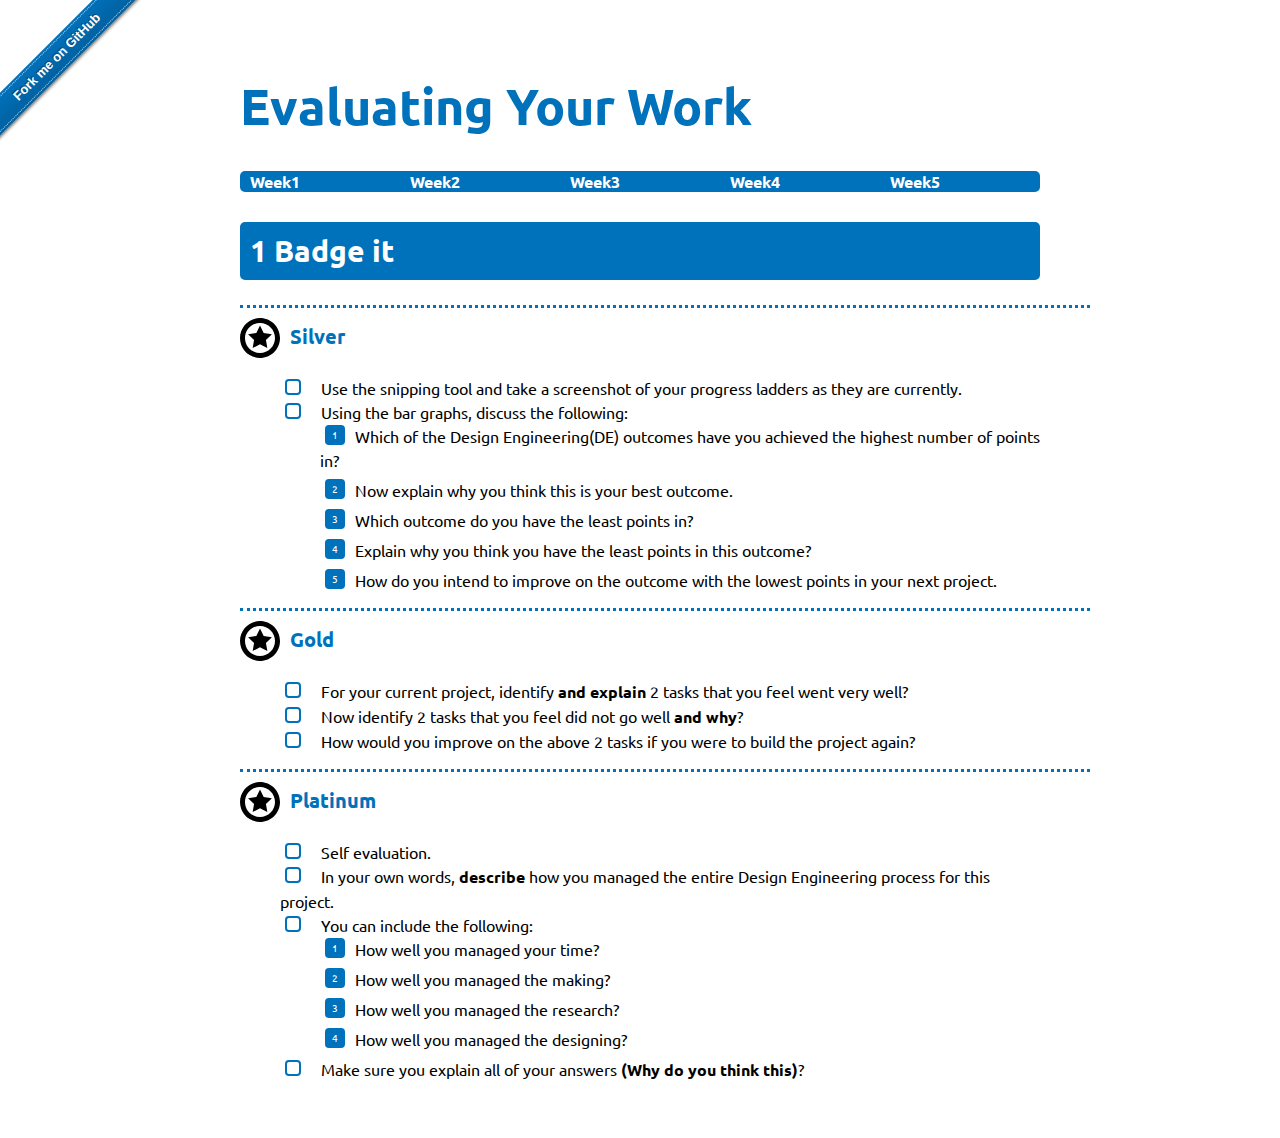
<file: pages/evaluation.html>
<?xml version="1.0" encoding="utf-8"?>
<!DOCTYPE html PUBLIC "-//W3C//DTD XHTML 1.0 Strict//EN"
"http://www.w3.org/TR/xhtml1/DTD/xhtml1-strict.dtd">
<html xmlns="http://www.w3.org/1999/xhtml" lang="en" xml:lang="en">
<head>
<title>Evaluating Your Work</title>
<meta  http-equiv="Content-Type" content="text/html;charset=utf-8" />
<meta  name="generator" content="Org-mode" />
<link rel="stylesheet" type="text/css" href="css/styles.css"/>
<link href='http://fonts.googleapis.com/css?family=Ubuntu+Mono|Ubuntu' rel='stylesheet' type='text/css'>
<script src="http://ajax.googleapis.com/ajax/libs/jquery/1.9.1/jquery.min.js" type="text/javascript"></script>
<script src="js/navbar.js" type="text/javascript"></script>
<script type="text/javascript">
/*
@licstart  The following is the entire license notice for the
JavaScript code in this tag.

Copyright (C) 2012-2013 Free Software Foundation, Inc.

The JavaScript code in this tag is free software: you can
redistribute it and/or modify it under the terms of the GNU
General Public License (GNU GPL) as published by the Free Software
Foundation, either version 3 of the License, or (at your option)
any later version.  The code is distributed WITHOUT ANY WARRANTY;
without even the implied warranty of MERCHANTABILITY or FITNESS
FOR A PARTICULAR PURPOSE.  See the GNU GPL for more details.

As additional permission under GNU GPL version 3 section 7, you
may distribute non-source (e.g., minimized or compacted) forms of
that code without the copy of the GNU GPL normally required by
section 4, provided you include this license notice and a URL
through which recipients can access the Corresponding Source.


@licend  The above is the entire license notice
for the JavaScript code in this tag.
*/
<!--/*--><![CDATA[/*><!--*/
 function CodeHighlightOn(elem, id)
 {
   var target = document.getElementById(id);
   if(null != target) {
     elem.cacheClassElem = elem.className;
     elem.cacheClassTarget = target.className;
     target.className = "code-highlighted";
     elem.className   = "code-highlighted";
   }
 }
 function CodeHighlightOff(elem, id)
 {
   var target = document.getElementById(id);
   if(elem.cacheClassElem)
     elem.className = elem.cacheClassElem;
   if(elem.cacheClassTarget)
     target.className = elem.cacheClassTarget;
 }
/*]]>*///-->
</script>
</head>
<body>
<div id="content">
<h1 class="title">Evaluating Your Work</h1>
  <div class="github-fork-ribbon-wrapper left">
    <div class="github-fork-ribbon">
      <a href="https://github.com/stcd11/9-SC-555">Fork me on GitHub</a>
    </div>
  </div>
<div id="stickyribbon">
    <ul>
      <li><a href="1_Lesson.html">Week1</a></li>
      <li><a href="2_Lesson.html">Week2</a></li>
      <li><a href="3_Lesson.html">Week3</a></li>
      <li><a href="4_Lesson.html">Week4</a></li>
      <li><a href="5_Lesson.html">Week5</a></li>
    </ul>
  </div>

<div id="outline-container-sec-1" class="outline-2 activity">
<h2 id="sec-1"><span class="section-number-2">1</span> Badge it</h2>
<div class="outline-text-2" id="text-1">
</div>
<div id="outline-container-sec-1-1" class="outline-3 badge">
<h3 id="sec-1-1">Silver</h3>
<div class="outline-text-3" id="text-1-1">
<ul class="org-ul">
<li>Use the snipping tool and take a screenshot of your progress ladders as they are currently.
</li>
<li>Using the bar graphs, discuss the following:
<ol class="org-ol">
<li>Which of the Design Engineering(DE) outcomes have you achieved the highest number of points in?
</li>
<li>Now explain why you think this is your best outcome.
</li>
<li>Which outcome do you have the least points in?
</li>
<li>Explain why you think you have the least points in this outcome?
</li>
<li>How do you intend to improve on the outcome with the lowest points in your next project.  
</li>
</ol>
</li>
</ul>
</div>
</div>
<div id="outline-container-sec-1-2" class="outline-3 badge">
<h3 id="sec-1-2">Gold</h3>
<div class="outline-text-3" id="text-1-2">
<ul class="org-ul">
<li>For your current project, identify <b>and explain</b> 2 tasks that you feel went very well?
</li>
<li>Now identify 2 tasks that you feel did not go well <b>and why</b>?
</li>
<li>How would you improve on the above 2 tasks if you were to build the project again?
</li>
</ul>
</div>
</div>
<div id="outline-container-sec-1-3" class="outline-3 badge">
<h3 id="sec-1-3">Platinum</h3>
<div class="outline-text-3" id="text-1-3">
<ul class="org-ul">
<li>Self evaluation.
</li>
<li>In your own words, <b>describe</b> how you managed the entire Design Engineering process for this project.
</li>
<li>You can include the following:
<ol class="org-ol">
<li>How well you managed your time?
</li>
<li>How well you managed the making?
</li>
<li>How well you managed the research?
</li>
<li>How well you managed the designing?
</li>
</ol>
</li>
<li>Make sure you explain all of your answers <b>(Why do you think this)</b>?
</li>
</ul>
</div>
</div>
</div>
</div>
<div id="postamble" class="status">
<p class="validation"></p>
</div>
</body>
</html>
</file>
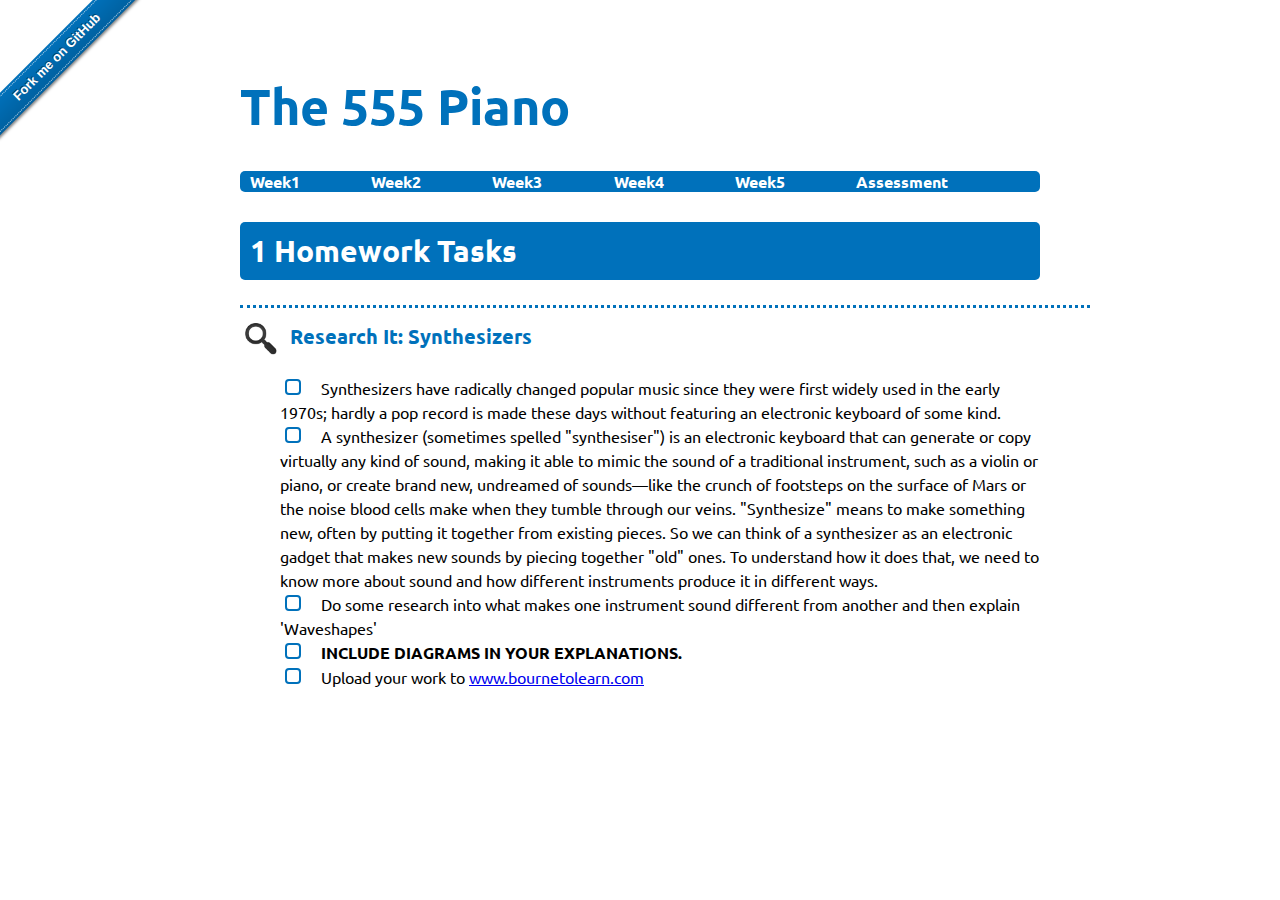
<file: pages/homework.html>
<?xml version="1.0" encoding="utf-8"?>
<!DOCTYPE html PUBLIC "-//W3C//DTD XHTML 1.0 Strict//EN"
"http://www.w3.org/TR/xhtml1/DTD/xhtml1-strict.dtd">
<html xmlns="http://www.w3.org/1999/xhtml" lang="en" xml:lang="en">
<head>
<title>The 555 Piano</title>
<meta  http-equiv="Content-Type" content="text/html;charset=utf-8" />
<meta  name="generator" content="Org-mode" />
<link rel="stylesheet" type="text/css" href="css/styles.css"/>
<link href='http://fonts.googleapis.com/css?family=Ubuntu+Mono|Ubuntu' rel='stylesheet' type='text/css'>
<script src="http://ajax.googleapis.com/ajax/libs/jquery/1.9.1/jquery.min.js" type="text/javascript"></script>
<script src="js/navbar.js" type="text/javascript"></script>
<script type="text/javascript">
/*
@licstart  The following is the entire license notice for the
JavaScript code in this tag.

Copyright (C) 2012-2013 Free Software Foundation, Inc.

The JavaScript code in this tag is free software: you can
redistribute it and/or modify it under the terms of the GNU
General Public License (GNU GPL) as published by the Free Software
Foundation, either version 3 of the License, or (at your option)
any later version.  The code is distributed WITHOUT ANY WARRANTY;
without even the implied warranty of MERCHANTABILITY or FITNESS
FOR A PARTICULAR PURPOSE.  See the GNU GPL for more details.

As additional permission under GNU GPL version 3 section 7, you
may distribute non-source (e.g., minimized or compacted) forms of
that code without the copy of the GNU GPL normally required by
section 4, provided you include this license notice and a URL
through which recipients can access the Corresponding Source.


@licend  The above is the entire license notice
for the JavaScript code in this tag.
*/
<!--/*--><![CDATA[/*><!--*/
 function CodeHighlightOn(elem, id)
 {
   var target = document.getElementById(id);
   if(null != target) {
     elem.cacheClassElem = elem.className;
     elem.cacheClassTarget = target.className;
     target.className = "code-highlighted";
     elem.className   = "code-highlighted";
   }
 }
 function CodeHighlightOff(elem, id)
 {
   var target = document.getElementById(id);
   if(elem.cacheClassElem)
     elem.className = elem.cacheClassElem;
   if(elem.cacheClassTarget)
     target.className = elem.cacheClassTarget;
 }
/*]]>*///-->
</script>
</head>
<body>
<div id="content">
<h1 class="title">The 555 Piano</h1>
  <div class="github-fork-ribbon-wrapper left">
    <div class="github-fork-ribbon">
      <a href="https://github.com/stcd11/9-SC-555">Fork me on GitHub</a>
    </div>
  </div>
<div id="stickyribbon">
    <ul>
      <li><a href="1_Lesson.html">Week1</a></li>
      <li><a href="2_Lesson.html">Week2</a></li>
      <li><a href="4_Lesson.html">Week3</a></li>
      <li><a href="5_Lesson.html">Week4</a></li>
      <li><a href="6_Lesson.html">Week5</a></li>
      <li><a href="assessment.html">Assessment</a></li>

    </ul>
  </div>
<div id="outline-container-sec-1" class="outline-2 activity">
<h2 id="sec-1"><span class="section-number-2">1</span> Homework Tasks</h2>
<div class="outline-text-2" id="text-1">
</div>
<div id="outline-container-sec-1-1" class="outline-3 research">
<h3 id="sec-1-1">Research It: Synthesizers</h3>
<div class="outline-text-3" id="text-1-1">
<ul class="org-ul">
<li>Synthesizers have radically changed popular music since they were first widely used in the early 1970s; hardly a pop record is made these days without featuring an electronic keyboard of some kind. 
</li>

<li>A synthesizer (sometimes spelled "synthesiser") is an electronic keyboard that can generate or copy virtually any kind of sound, making it able to mimic the sound of a traditional instrument, such as a violin or piano, or create brand new, undreamed of sounds—like the crunch of footsteps on the surface of Mars or the noise blood cells make when they tumble through our veins. "Synthesize" means to make something new, often by putting it together from existing pieces. So we can think of a synthesizer as an electronic gadget that makes new sounds by piecing together "old" ones. To understand how it does that, we need to know more about sound and how different instruments produce it in different ways.
</li>

<li>Do some research into what makes one instrument sound different from another and then explain 'Waveshapes'
</li>

<li><b>INCLUDE DIAGRAMS IN YOUR EXPLANATIONS.</b>
</li>

<li>Upload your work to <a href="https://bournetolearn.com">www.bournetolearn.com</a>
</li>
</ul>
</div>
</div>
</div>
</div>
<div id="postamble" class="status">
<p class="validation"></p>
</div>
</body>
</html>
</file>
<file: pages/css/styles.css>
/*YEAR 7 Colours*/
/*YEAR 8 Colours*/
/*
@scheme-color: #741371;
@scheme-color-secondary:#E5DCE9;
*/
/*YEAR 9 Colours*/
/*
@scheme-color: #D12229;
@scheme-color-secondary: #F7E4DC;
*//*!
 * "Fork me on GitHub" CSS ribbon v0.1.1 | MIT License
 * https://github.com/simonwhitaker/github-fork-ribbon-css
*/
/* Left will inherit from right (so we don't need to duplicate code) */
.github-fork-ribbon {
  /* The right and left classes determine the side we attach our banner to */

  position: absolute;
  /* Add a bit of padding to give some substance outside the "stitching" */

  padding: 2px 0;
  /* Set the base colour */

  background-color: #0071bb;
  /* Set a gradient: transparent black at the top to almost-transparent black at the bottom */

  background-image: -webkit-gradient(linear, left top, left bottom, from(rgba(0, 0, 0, 0)), to(rgba(0, 0, 0, 0.15)));
  background-image: -webkit-linear-gradient(top, rgba(0, 0, 0, 0), rgba(0, 0, 0, 0.15));
  background-image: -moz-linear-gradient(top, rgba(0, 0, 0, 0), rgba(0, 0, 0, 0.15));
  background-image: -ms-linear-gradient(top, rgba(0, 0, 0, 0), rgba(0, 0, 0, 0.15));
  background-image: -o-linear-gradient(top, rgba(0, 0, 0, 0), rgba(0, 0, 0, 0.15));
  background-image: linear-gradient(to bottom, rgba(0, 0, 0, 0), rgba(0, 0, 0, 0.15));
  /* Add a drop shadow */

  -webkit-box-shadow: 0 2px 3px 0 rgba(0, 0, 0, 0.5);
  -moz-box-shadow: 0 2px 3px 0 rgba(0, 0, 0, 0.5);
  box-shadow: 0 2px 3px 0 rgba(0, 0, 0, 0.5);
  /* Set the font */

  font: 700 13px "Helvetica Neue", Helvetica, Arial, sans-serif;
  z-index: 9999;
  pointer-events: auto;
}
.github-fork-ribbon a,
.github-fork-ribbon a:hover {
  /* Set the text properties */

  color: #fff;
  text-decoration: none;
  text-shadow: 0 -1px rgba(0, 0, 0, 0.5);
  text-align: center;
  /* Set the geometry. If you fiddle with these you'll also need
     to tweak the top and right values in .github-fork-ribbon. */

  width: 200px;
  line-height: 20px;
  /* Set the layout properties */

  display: inline-block;
  padding: 2px 0;
  /* Add "stitching" effect */

  border-width: 1px 0;
  border-style: dotted;
  border-color: #fff;
  border-color: rgba(255, 255, 255, 0.7);
}
.github-fork-ribbon-wrapper {
  width: 150px;
  height: 150px;
  position: absolute;
  overflow: hidden;
  top: 0;
  z-index: 9999;
  pointer-events: none;
}
.github-fork-ribbon-wrapper.fixed {
  position: fixed;
}
.github-fork-ribbon-wrapper.left {
  left: 0;
}
.github-fork-ribbon-wrapper.right {
  right: 0;
}
.github-fork-ribbon-wrapper.left-bottom {
  position: fixed;
  top: inherit;
  bottom: 0;
  left: 0;
}
.github-fork-ribbon-wrapper.right-bottom {
  position: fixed;
  top: inherit;
  bottom: 0;
  right: 0;
}
.github-fork-ribbon-wrapper.right .github-fork-ribbon {
  top: 42px;
  right: -43px;
  -webkit-transform: rotate(45deg);
  -moz-transform: rotate(45deg);
  -ms-transform: rotate(45deg);
  -o-transform: rotate(45deg);
  transform: rotate(45deg);
}
.github-fork-ribbon-wrapper.left .github-fork-ribbon {
  top: 42px;
  left: -43px;
  -webkit-transform: rotate(-45deg);
  -moz-transform: rotate(-45deg);
  -ms-transform: rotate(-45deg);
  -o-transform: rotate(-45deg);
  transform: rotate(-45deg);
}
.github-fork-ribbon-wrapper.left-bottom .github-fork-ribbon {
  top: 80px;
  left: -43px;
  -webkit-transform: rotate(45deg);
  -moz-transform: rotate(45deg);
  -ms-transform: rotate(45deg);
  -o-transform: rotate(45deg);
  transform: rotate(45deg);
}
.github-fork-ribbon-wrapper.right-bottom .github-fork-ribbon {
  top: 80px;
  right: -43px;
  -webkit-transform: rotate(-45deg);
  -moz-transform: rotate(-45deg);
  -ms-transform: rotate(-45deg);
  -o-transform: rotate(-45deg);
  transform: rotate(-45deg);
}
/*Main Styles*/
* {
  margin: 0px padding: 0px;
  font: Arial, Helvetica, sans-serif;
}
html {
  font-family: 'Ubuntu', Helvetica, Arial, sans-serif;
  text-align: center;
  background: #FFF;
}
body {
  max-width: 800px;
  background: #FFFFFF;
  text-align: left;
  padding: 20px;
  font-size: 16px;
  margin: 20px auto;
  clear: both;
}
p code {
  border-radius: 4px 4px 4px 4px;
  background: #e0e7f5;
  padding: 2px 5px;
  -webkit-hyphens: none;
  -moz-hyphens: none;
  hyphens: none;
  white-space: pre-wrap;
  /* css-3 */

  white-space: -moz-pre-wrap !important;
  /* Mozilla, since 1999 */

  white-space: -pre-wrap;
  /* Opera 4-6 */

  white-space: -o-pre-wrap;
  /* Opera 7 */

}
pre {
  font-size: 16px;
  font-family: 'Ubuntu mono', "Courier New", Courier, monospace;
  font-weight: 400;
  line-height: 1.5;
  clear: both;
  background: #e0e7f5;
  padding: 20px;
  -webkit-hyphens: none;
  -moz-hyphens: none;
  hyphens: none;
  overflow: auto;
}
/* CSS For Lesson*/
.link-heading {
  font-size: 15px;
  background: #0071bb;
  margin-top: 10px;
  padding: 10px 10px;
  border-radius: 3px;
}
.link-heading a:link {
  color: #FFFFFF;
}
.link-heading a:visited {
  color: #FFFFFF;
}
.link-heading a:hover {
  color: #808080;
}
.link-heading a:link {
  color: #ffffff;
}
h1 {
  font-size: 50px;
  color: #0071bb;
  margin-left: auto;
  margin-right: auto;
}
.activity h2 {
  font-size: 30px;
  color: #FFF;
  background: #0071bb;
  margin-top: 30px;
  padding: 10px 10px;
  border-radius: 5px;
}
.activity img,
video {
  padding: 5px;
  border-radius: 10px;
  margin-left: auto;
  margin-right: auto;
  display: block;
  max-width: 600px;
}
.activity iframe,
object {
  padding: 5px;
  margin-left: auto;
  margin-right: auto;
  display: block;
  max-width: 1000px;
}
form {
  margin: 0 auto;
  width: 500px;
}
/* CSS for sub activities*/
.learn h3 {
  background-image: url(icons/Learn.svg);
}
.research h3 {
  background-image: url(icons/Research.png);
}
.design h3 {
  background-image: url(icons/Design.png);
}
.build h3 {
  background-image: url(icons/Build.png);
}
.test h3 {
  background-image: url(icons/Test.png);
}
.run h3 {
  background-image: url(icons/Run.svg);
}
.document h3 {
  background-image: url(icons/Document.png);
}
.code h3 {
  background-image: url(icons/Code.svg);
}
.program h3 {
  background-image: url(icons/Program.png);
}
.try h3 {
  background-image: url(icons/Try.svg);
}
.badge h3 {
  background-image: url(icons/Badge.svg);
}
.save h3 {
  background-image: url(icons/Save.svg);
}
h3 {
  color: #0071bb;
  background-position: 0px 10px;
  background-size: 40px 40px;
  background-repeat: no-repeat;
  margin-bottom: 10px;
  margin-top: 10px;
  padding-bottom: 10px;
  padding-top: 15px;
  padding-left: 50px;
  font-size: 20px;
  width: 100%;
  border-top: 3px dotted #0071bb;
}
/*CSS FOR LISTS*/
.org-ul li:before {
  clear: none;
  font-size: 16px;
  line-height: 24px;
  margin-top: 3px;
  list-style-position: outside;
  margin-left: 5px;
  content: " ";
  border-radius: 4px;
  border: 2px solid #0071bb;
  padding: 6px 6px;
  margin-right: 20px;
  float: left;
}
.org-ol {
  list-style-type: none;
  list-style-type: decimal !ie;
  /*IE 7- hack*/

  counter-reset: li-counter;
}
.org-ol > li {
  position: relative;
  margin-bottom: 6px;
}
.org-ol > li:before {
  clear: none;
  color: white;
  background-color: #0071bb;
  font-size: 10px;
  line-height: 10px;
  margin: 1px;
  list-style-position: outside;
  margin-left: 5px;
  content: " ";
  border-radius: 4px;
  padding: 3px 5px 3px 5px;
  margin-right: 10px;
  float: left;
  content: counter(li-counter);
  counter-increment: li-counter;
}
.org-ul {
  list-style-type: none;
  line-height: 24px;
}
blockquote {
  text-align: center;
  font-family: Georgia,serif;
  font-size: 18px;
  font-style: italic;
  width: 600px;
  margin-left: 100px;
  padding: 0.25em 40px;
  line-height: 1.45;
  position: relative;
  color: #383838;
}
blockquote:before {
  display: block;
  content: "\201C";
  font-size: 80px;
  position: absolute;
  left: -20px;
  top: -20px;
  color: #7a7a7a;
}
blockquote:after {
  display: block;
  content: "\201D";
  font-size: 80px;
  position: absolute;
  right: -20px;
  bottom: -60px;
  color: #7a7a7a;
}
blockquote cite {
  color: #999999;
  font-size: 14px;
  display: block;
  margin-top: 5px;
}
blockquote cite:before {
  content: "\2014 \2009";
}
/*TABLES GRRR*/
table {
  border: 1px solid #0071bb;
  border-collapse: collapse;
  width: 100%;
  text-align: center;
}
table th {
  background: #e0e7f5;
  border: 1px solid #0071bb;
  color: #0071bb;
}
table td {
  border: 1px solid #0071bb;
}
/*Maths*/
math {
  font-size: 200%;
}
/*Floating Nav Bar*/
#stickyribbon {
  width: 800px;
  background: #0071bb;
  border-radius: 5px;
  position: static;
  top: 0
	      margin:15px 0;
}
#stickyribbon ul {
  display: table;
  width: 100%;
  list-style-type: none;
  padding: 0;
  margin: 0;
}
#stickyribbon li {
  display: table-cell;
  font-size: 16px;
  font-weight: bold;
  vertical-align: middle;
  padding: 0 10px;
}
#stickyribbon li a {
  display: block;
  color: #fff;
  text-decoration: none;
}
#stickyribbon li a:hover {
  color: #e0e7f5;
}
</file>
